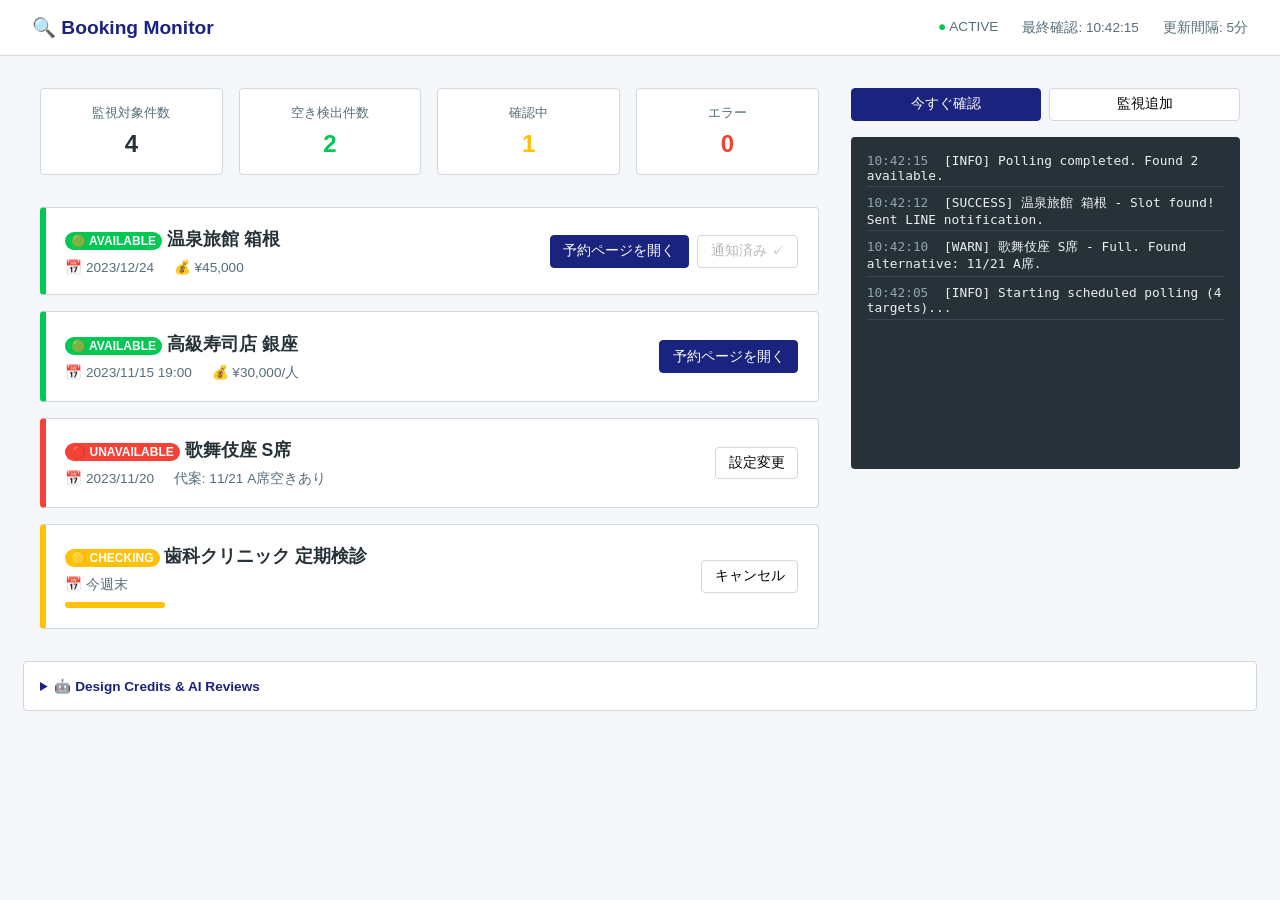
<file: docs/index.html>
<!DOCTYPE html>
<html lang="ja">
<head>
<meta charset="UTF-8">
<meta name="viewport" content="width=device-width, initial-scale=1.0">
<title>Booking Monitor</title>
<style>
  :root {
    --bg: #f5f7fa;
    --primary: #1a237e;
    --available: #00c853;
    --unavailable: #f44336;
    --checking: #ffc107;
    --text: #263238;
    --border: #cfd8dc;
    --font: -apple-system, BlinkMacSystemFont, "Segoe UI", Roboto, sans-serif;
  }
  body {
    background-color: var(--bg);
    color: var(--text);
    font-family: var(--font);
    margin: 0;
    padding: 0;
  }
  /* Header */
  header {
    background-color: #fff;
    border-bottom: 1px solid var(--border);
    padding: 1rem 2rem;
    display: flex;
    justify-content: space-between;
    align-items: center;
  }
  h1 { margin: 0; font-size: 1.2rem; color: var(--primary); display: flex; align-items: center; gap: 0.5rem; }
  .system-status { display: flex; gap: 1.5rem; font-size: 0.85rem; color: #546e7a; }
  .active-dot { color: var(--available); animation: blink 2s infinite; }
  @keyframes blink { 0%, 100% { opacity: 1; } 50% { opacity: 0.4; } }

  /* Layout */
  .container { max-width: 1200px; margin: 2rem auto; padding: 0 1rem; display: flex; gap: 2rem; }
  .main-pane { flex: 2; display: flex; flex-direction: column; gap: 1rem; }
  .side-pane { flex: 1; display: flex; flex-direction: column; gap: 1rem; }

  /* Summary Row */
  .summary-row {
    display: flex;
    gap: 1rem;
    margin-bottom: 1rem;
  }
  .summary-card {
    flex: 1;
    background: #fff;
    border: 1px solid var(--border);
    border-radius: 4px;
    padding: 1rem;
    text-align: center;
  }
  .summary-val { font-size: 1.5rem; font-weight: bold; margin-top: 0.5rem; }
  .val-available { color: var(--available); }
  
  /* Target Cards */
  .target-card {
    background: #fff;
    border: 1px solid var(--border);
    border-radius: 4px;
    border-left: 6px solid #ccc;
    padding: 1.2rem;
    display: flex;
    justify-content: space-between;
    align-items: center;
    transition: all 0.3s;
  }
  .status-AVAILABLE { border-left-color: var(--available); }
  .status-UNAVAILABLE { border-left-color: var(--unavailable); }
  .status-CHECKING { border-left-color: var(--checking); }
  
  .target-info h3 { margin: 0 0 0.5rem 0; font-size: 1.1rem; }
  .target-meta { font-size: 0.85rem; color: #546e7a; }
  .target-meta span { margin-right: 1rem; }
  .badge { display: inline-block; padding: 2px 6px; border-radius: 12px; font-size: 0.75rem; font-weight: bold; color: white; }
  .badge.AVAILABLE { background: var(--available); }
  .badge.UNAVAILABLE { background: var(--unavailable); }
  .badge.CHECKING { background: var(--checking); }

  .actions { display: flex; gap: 0.5rem; align-items: center; }
  button {
    background: #fff; border: 1px solid var(--border); padding: 0.4rem 0.8rem; border-radius: 4px; cursor: pointer; font-size: 0.85rem; transition: background 0.2s;
  }
  button:hover { background: #eceff1; }
  .btn-primary { background: var(--primary); color: #fff; border-color: var(--primary); }
  .btn-primary:hover { background: #283593; }

  /* Progress Bar */
  .progress-wrap { width: 100px; height: 6px; background: #eee; border-radius: 3px; overflow: hidden; margin-top: 0.5rem; display: none; }
  .progress-fill { height: 100%; background: var(--checking); width: 100%; animation: progress 2s infinite linear; }
  @keyframes progress { 0% { transform: translateX(-100%); } 100% { transform: translateX(100%); } }

  /* Log Panel */
  .log-panel {
    background: #263238;
    color: #eceff1;
    border-radius: 4px;
    padding: 1rem;
    font-family: monospace;
    font-size: 0.8rem;
    height: 300px;
    overflow-y: auto;
  }
  .log-entry { margin-bottom: 0.5rem; border-bottom: 1px solid #37474f; padding-bottom: 0.2rem; }
  .log-time { color: #90a4ae; margin-right: 0.5rem; }

  /* Details */
  details { margin: 2rem auto; max-width: 1200px; padding: 1rem; background: #fff; border: 1px solid var(--border); border-radius: 4px; font-size: 0.85rem; }
  summary { cursor: pointer; font-weight: bold; color: var(--primary); }
</style>
</head>
<body>
  <header>
    <h1>🔍 Booking Monitor</h1>
    <div class="system-status">
      <span><span class="active-dot">●</span> ACTIVE</span>
      <span>最終確認: <span id="last-check">10:42:15</span></span>
      <span>更新間隔: 5分</span>
    </div>
  </header>

  <div class="container">
    <div class="main-pane">
      <div class="summary-row">
        <div class="summary-card"><div style="font-size:0.8rem;color:#546e7a">監視対象件数</div><div class="summary-val">4</div></div>
        <div class="summary-card"><div style="font-size:0.8rem;color:#546e7a">空き検出件数</div><div class="summary-val val-available">2</div></div>
        <div class="summary-card"><div style="font-size:0.8rem;color:#546e7a">確認中</div><div class="summary-val" style="color:var(--checking)">1</div></div>
        <div class="summary-card"><div style="font-size:0.8rem;color:#546e7a">エラー</div><div class="summary-val" style="color:var(--unavailable)">0</div></div>
      </div>

      <div class="target-card status-AVAILABLE">
        <div class="target-info">
          <h3><span class="badge AVAILABLE">🟢 AVAILABLE</span> 温泉旅館 箱根</h3>
          <div class="target-meta"><span>📅 2023/12/24</span> <span>💰 ¥45,000</span></div>
        </div>
        <div class="actions">
          <button class="btn-primary">予約ページを開く</button>
          <button disabled>通知済み ✓</button>
        </div>
      </div>

      <div class="target-card status-AVAILABLE">
        <div class="target-info">
          <h3><span class="badge AVAILABLE">🟢 AVAILABLE</span> 高級寿司店 銀座</h3>
          <div class="target-meta"><span>📅 2023/11/15 19:00</span> <span>💰 ¥30,000/人</span></div>
        </div>
        <div class="actions">
          <button class="btn-primary">予約ページを開く</button>
        </div>
      </div>

      <div class="target-card status-UNAVAILABLE">
        <div class="target-info">
          <h3><span class="badge UNAVAILABLE">🔴 UNAVAILABLE</span> 歌舞伎座 S席</h3>
          <div class="target-meta"><span>📅 2023/11/20</span> <span>代案: 11/21 A席空きあり</span></div>
        </div>
        <div class="actions">
          <button>設定変更</button>
        </div>
      </div>

      <div class="target-card status-CHECKING" id="clinic-card">
        <div class="target-info">
          <h3><span class="badge CHECKING" id="clinic-badge">🟡 CHECKING</span> 歯科クリニック 定期検診</h3>
          <div class="target-meta"><span>📅 今週末</span></div>
          <div class="progress-wrap" id="clinic-progress" style="display:block;"><div class="progress-fill"></div></div>
        </div>
        <div class="actions">
          <button>キャンセル</button>
        </div>
      </div>
    </div>

    <div class="side-pane">
      <div style="display:flex; gap:0.5rem;">
        <button class="btn-primary" style="flex:1;" onclick="forceCheck()">今すぐ確認</button>
        <button style="flex:1;">監視追加</button>
      </div>
      <div class="log-panel" id="log-panel">
        <div class="log-entry"><span class="log-time">10:42:15</span> [INFO] Polling completed. Found 2 available.</div>
        <div class="log-entry"><span class="log-time">10:42:12</span> [SUCCESS] 温泉旅館 箱根 - Slot found! Sent LINE notification.</div>
        <div class="log-entry"><span class="log-time">10:42:10</span> [WARN] 歌舞伎座 S席 - Full. Found alternative: 11/21 A席.</div>
        <div class="log-entry"><span class="log-time">10:42:05</span> [INFO] Starting scheduled polling (4 targets)...</div>
      </div>
    </div>
  </div>

  <details>
    <summary>🤖 Design Credits & AI Reviews</summary>
    <div style="margin-top:0.75rem;">
      <p><strong>Designed by Codex</strong></p>
      <p><strong>Codex's design note:</strong> 「予約監視ツールの本質は"空きが出た瞬間を見逃さない"ことです。色だけで状態が分かる（緑=空き、赤=満、黄=確認中）設計にしました。情報は最小化、ステータスは最大化。これがオペレーショナルUIの機能美です。」</p>
      <p><strong>Gemini's review:</strong> 「左ボーダーのカラーコーディングはGrafana/PagerDutyを彷彿とさせる実用的なパターン。ポーリングのプログレスバーアニメーションが動きのある緊張感を演出している。」</p>
      <p><strong>Claude's review:</strong> 「ログ出力の時系列表示は完璧。ただ、空き検出件数を一番大きく表示すべき。今は情報密度が均等すぎて、最重要情報が埋もれている。」</p>
    </div>
  </details>

<script>
  function log(msg) {
    const p = document.getElementById('log-panel');
    const time = new Date().toLocaleTimeString('ja-JP');
    p.innerHTML = `<div class="log-entry"><span class="log-time">${time}</span> ${msg}</div>` + p.innerHTML;
    document.getElementById('last-check').innerText = time;
  }

  function forceCheck() {
    log('[INFO] Manual polling triggered.');
    const card = document.getElementById('clinic-card');
    card.className = 'target-card status-CHECKING';
    const badge = document.getElementById('clinic-badge');
    badge.className = 'badge CHECKING';
    badge.innerText = '🟡 CHECKING';
    document.getElementById('clinic-progress').style.display = 'block';

    setTimeout(() => {
      card.className = 'target-card status-UNAVAILABLE';
      badge.className = 'badge UNAVAILABLE';
      badge.innerText = '🔴 UNAVAILABLE';
      document.getElementById('clinic-progress').style.display = 'none';
      log('[WARN] 歯科クリニック - No slots found this weekend.');
    }, 2000);
  }
</script>
</body>
</html>
</file>
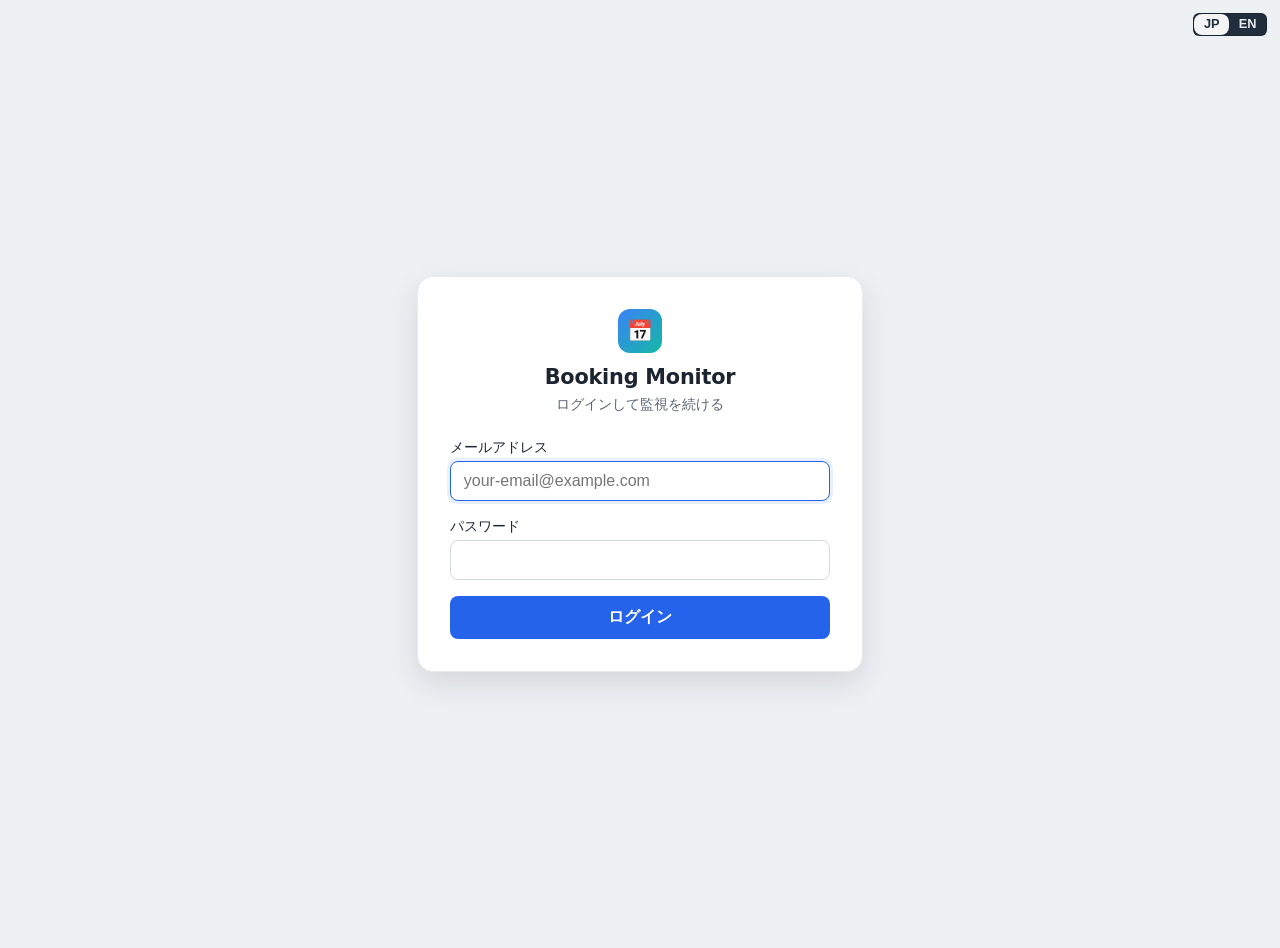
<file: templates/login.html>
<!DOCTYPE html>
<html lang="ja">
<head>
  <meta charset="UTF-8">
  <meta name="viewport" content="width=device-width, initial-scale=1.0">
  <title>ログイン - Booking Monitor</title>
  <style>
    body { font-family: system-ui, -apple-system, "Segoe UI", Roboto, sans-serif; margin: 0; padding: 1.5rem; background: #eef1f4; color: #1c2430;
           display: flex; align-items: center; justify-content: center; min-height: 100vh; -webkit-font-smoothing: antialiased; }
    .card { background: white; border: 1px solid #e8eaed; border-radius: 16px; padding: 2rem; width: 100%;
            max-width: 380px; box-shadow: 0 12px 32px rgba(16,24,40,0.12); }
    .brand { display: flex; flex-direction: column; align-items: center; margin-bottom: 1.5rem; }
    .brand-mark { display: inline-flex; align-items: center; justify-content: center; width: 44px; height: 44px;
                  border-radius: 12px; margin-bottom: 0.75rem; font-size: 1.3rem;
                  background: linear-gradient(135deg, #3b82f6, #14b8a6); }
    h1 { margin: 0; font-size: 1.3rem; text-align: center; letter-spacing: -0.01em; }
    .brand p { margin: 0.35rem 0 0; color: #5b6472; font-size: 0.88rem; }
    label { display: block; margin-bottom: 0.3rem; font-size: 0.88rem; color: #1c2430; font-weight: 500; }
    input { width: 100%; box-sizing: border-box; padding: 0.6rem 0.8rem;
            border: 1px solid #d4d8df; border-radius: 8px; margin-bottom: 1rem; font-size: 1rem; }
    input:focus { outline: none; border-color: #2563eb; box-shadow: 0 0 0 3px #e8f0fe; }
    button { width: 100%; padding: 0.7rem; background: #2563eb; color: white;
             border: none; border-radius: 8px; font-size: 1rem; font-weight: 600; cursor: pointer; transition: background 0.15s; }
    button:hover { background: #1d4ed8; }
    button:disabled { opacity: 0.5; cursor: not-allowed; }
    .error { color: #b91c1c; font-size: 0.88rem; margin-bottom: 1rem; background: #fdecec;
             border: 1px solid #f6c5c5; padding: 0.55rem 0.7rem; border-radius: 8px; }
  </style>
  <script src="/static/i18n.js" defer></script>
</head>
<body>
  <div class="card">
    <div class="brand">
      <span class="brand-mark">📅</span>
      <h1>Booking Monitor</h1>
      <p>ログインして監視を続ける</p>
    </div>
    <p id="error" class="error" style="display:none"></p>
    <form id="loginForm">
      <label for="email">メールアドレス</label>
      <input type="email" id="email" name="email" required autofocus placeholder="your-email@example.com">
      <label for="password">パスワード</label>
      <input type="password" id="password" name="password" required>
      <input type="hidden" id="csrfToken" value="{{ csrf_token }}">
      <button type="submit" id="submitBtn">ログイン</button>
    </form>
  </div>
  <script>
    // 案1: server-side authentication. The browser POSTs the email/password to
    // our own /session endpoint, which verifies them via Firebase REST server-side.
    // No Firebase SDK runs in the browser.
    const form = document.getElementById('loginForm');
    const errorEl = document.getElementById('error');
    const submitBtn = document.getElementById('submitBtn');

    form.addEventListener('submit', async (e) => {
      e.preventDefault();
      errorEl.style.display = 'none';
      submitBtn.disabled = true;
      submitBtn.textContent = 'ログイン中...';

      const email = document.getElementById('email').value;
      const password = document.getElementById('password').value;
      const csrfToken = document.getElementById('csrfToken').value;

      try {
        const res = await fetch('/session', {
          method: 'POST',
          headers: { 'Content-Type': 'application/json' },
          body: JSON.stringify({ email, password, csrf_token: csrfToken }),
        });
        if (res.ok) {
          window.location.href = '/';
        } else {
          const data = await res.json().catch(() => ({}));
          errorEl.textContent = data.error || 'メールアドレスまたはパスワードが正しくありません';
          errorEl.style.display = 'block';
        }
      } catch (err) {
        errorEl.textContent = 'ログインに失敗しました';
        errorEl.style.display = 'block';
      } finally {
        submitBtn.disabled = false;
        submitBtn.textContent = 'ログイン';
      }
    });
  </script>
</body>
</html>
</file>
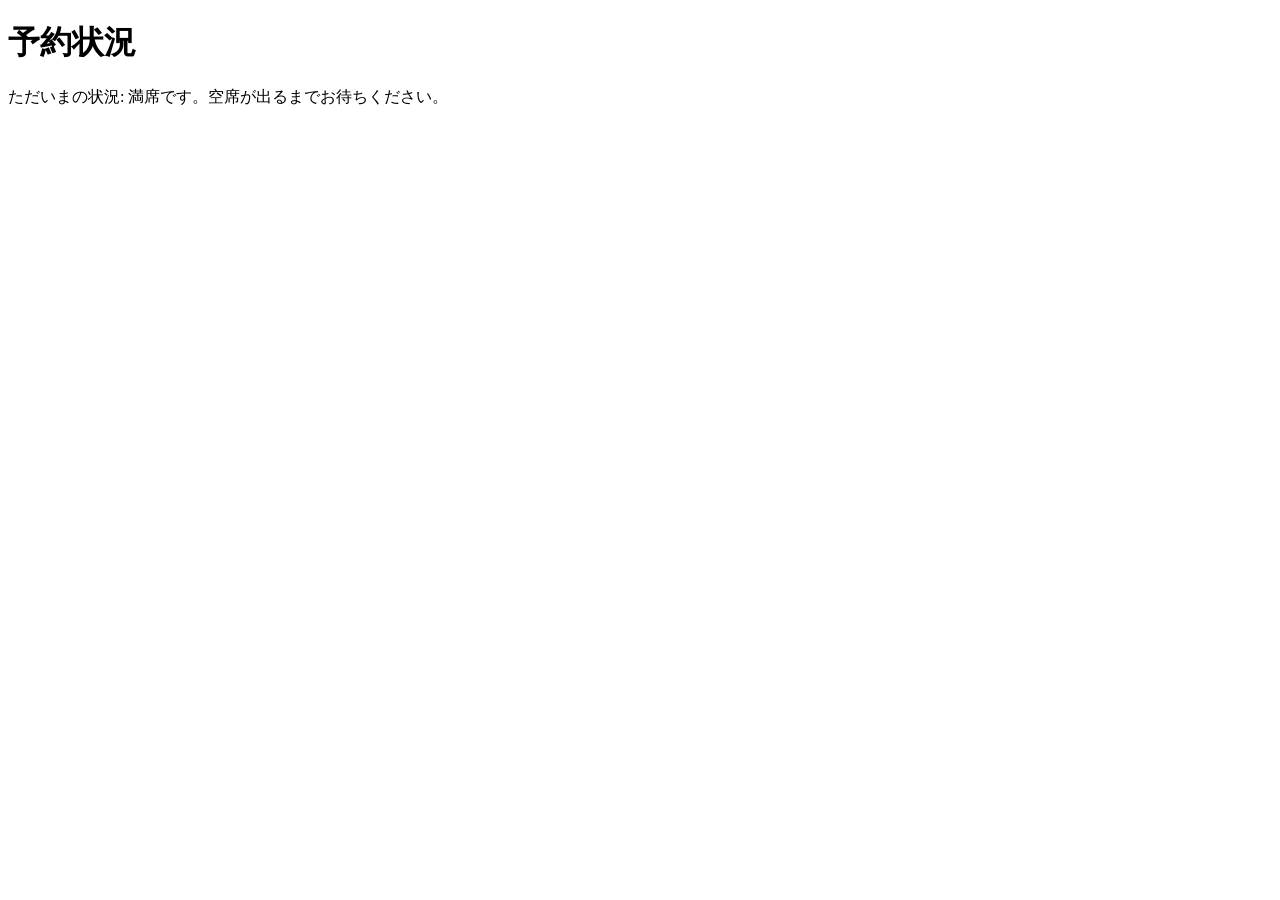
<file: tests/fixtures/generic_unavailable.html>
<!DOCTYPE html>
<html lang="ja">
<head>
  <meta charset="utf-8">
  <title>Generic Mock Site — Unavailable</title>
</head>
<body>
  <h1>予約状況</h1>
  <p>ただいまの状況: 満席です。空席が出るまでお待ちください。</p>
</body>
</html>
</file>
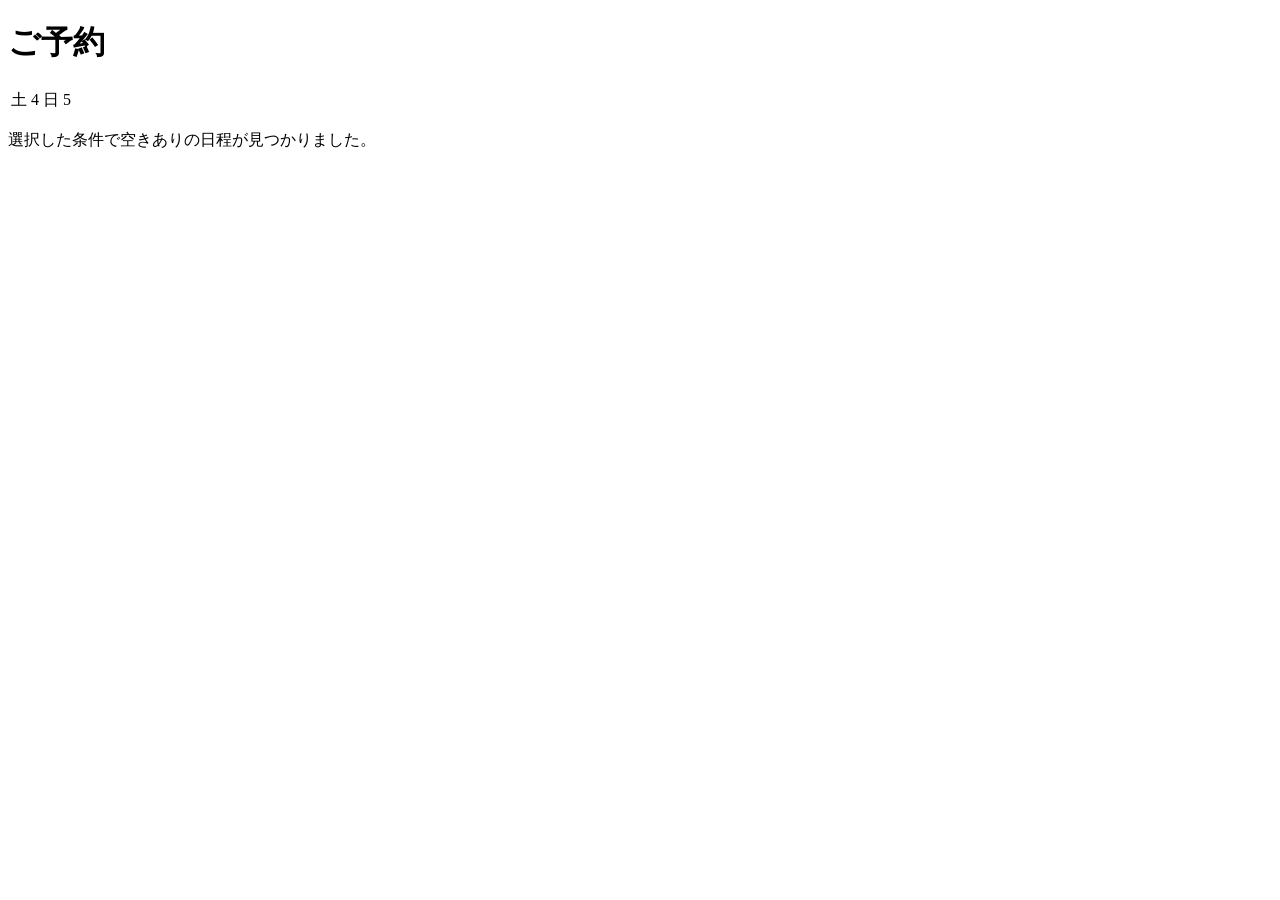
<file: tests/fixtures/tablecheck_available.html>
<!DOCTYPE html>
<html lang="ja">
<head>
  <meta charset="utf-8">
  <title>TableCheck Mock — Available</title>
</head>
<body>
  <h1>ご予約</h1>
  <div class="reservation-calendar" data-testid="calendar">
    <table class="date-grid">
      <tr>
        <td class="day available" data-available="true" aria-label="2026-07-04 available">土 4</td>
        <td class="day full">日 5</td>
      </tr>
    </table>
  </div>
  <p>選択した条件で空きありの日程が見つかりました。</p>
</body>
</html>
</file>
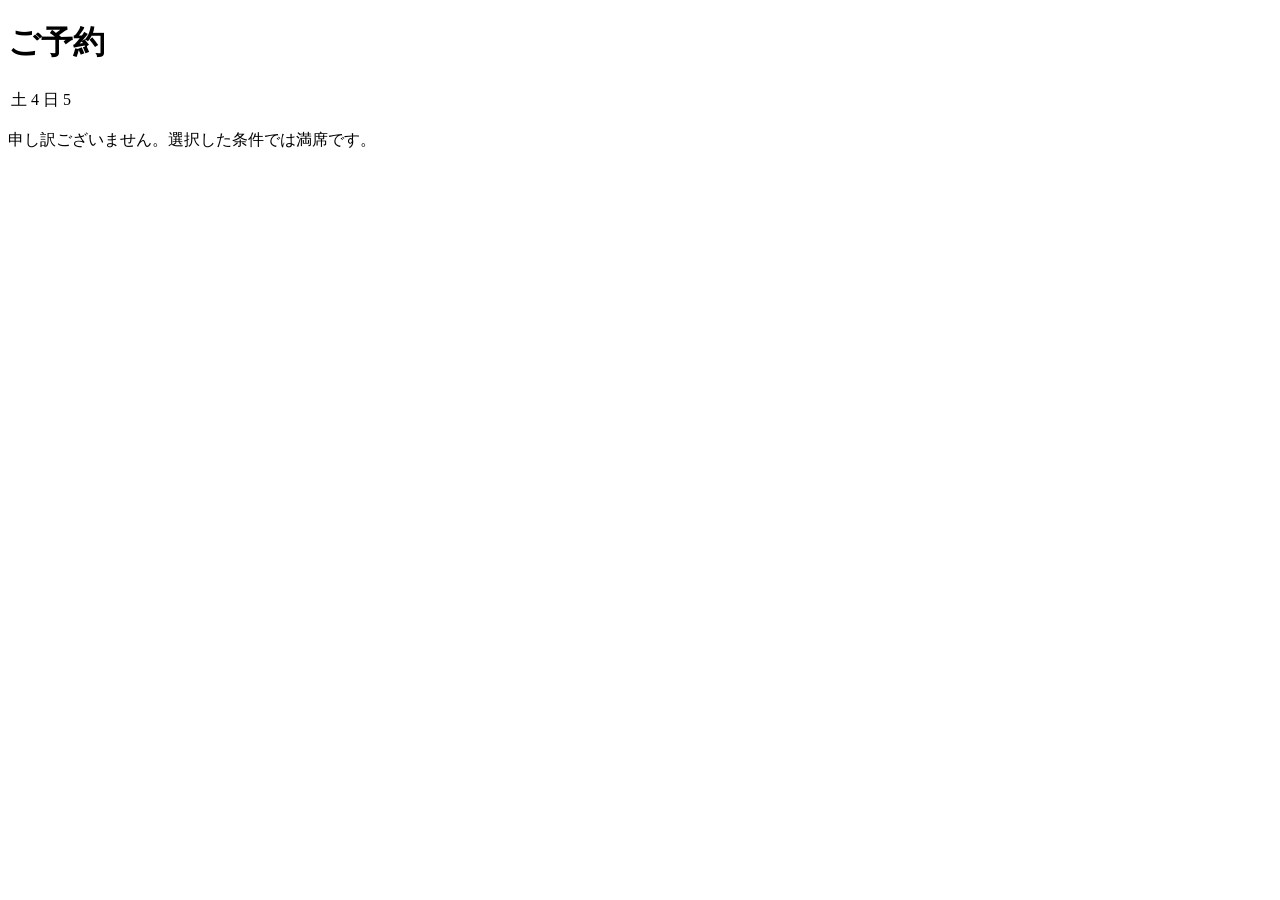
<file: tests/fixtures/tablecheck_unavailable.html>
<!DOCTYPE html>
<html lang="ja">
<head>
  <meta charset="utf-8">
  <title>TableCheck Mock — Unavailable</title>
</head>
<body>
  <h1>ご予約</h1>
  <div class="reservation-calendar" data-testid="calendar">
    <table class="date-grid">
      <tr>
        <td class="day full closed">土 4</td>
        <td class="day full closed">日 5</td>
      </tr>
    </table>
  </div>
  <p>申し訳ございません。選択した条件では満席です。</p>
</body>
</html>
</file>
